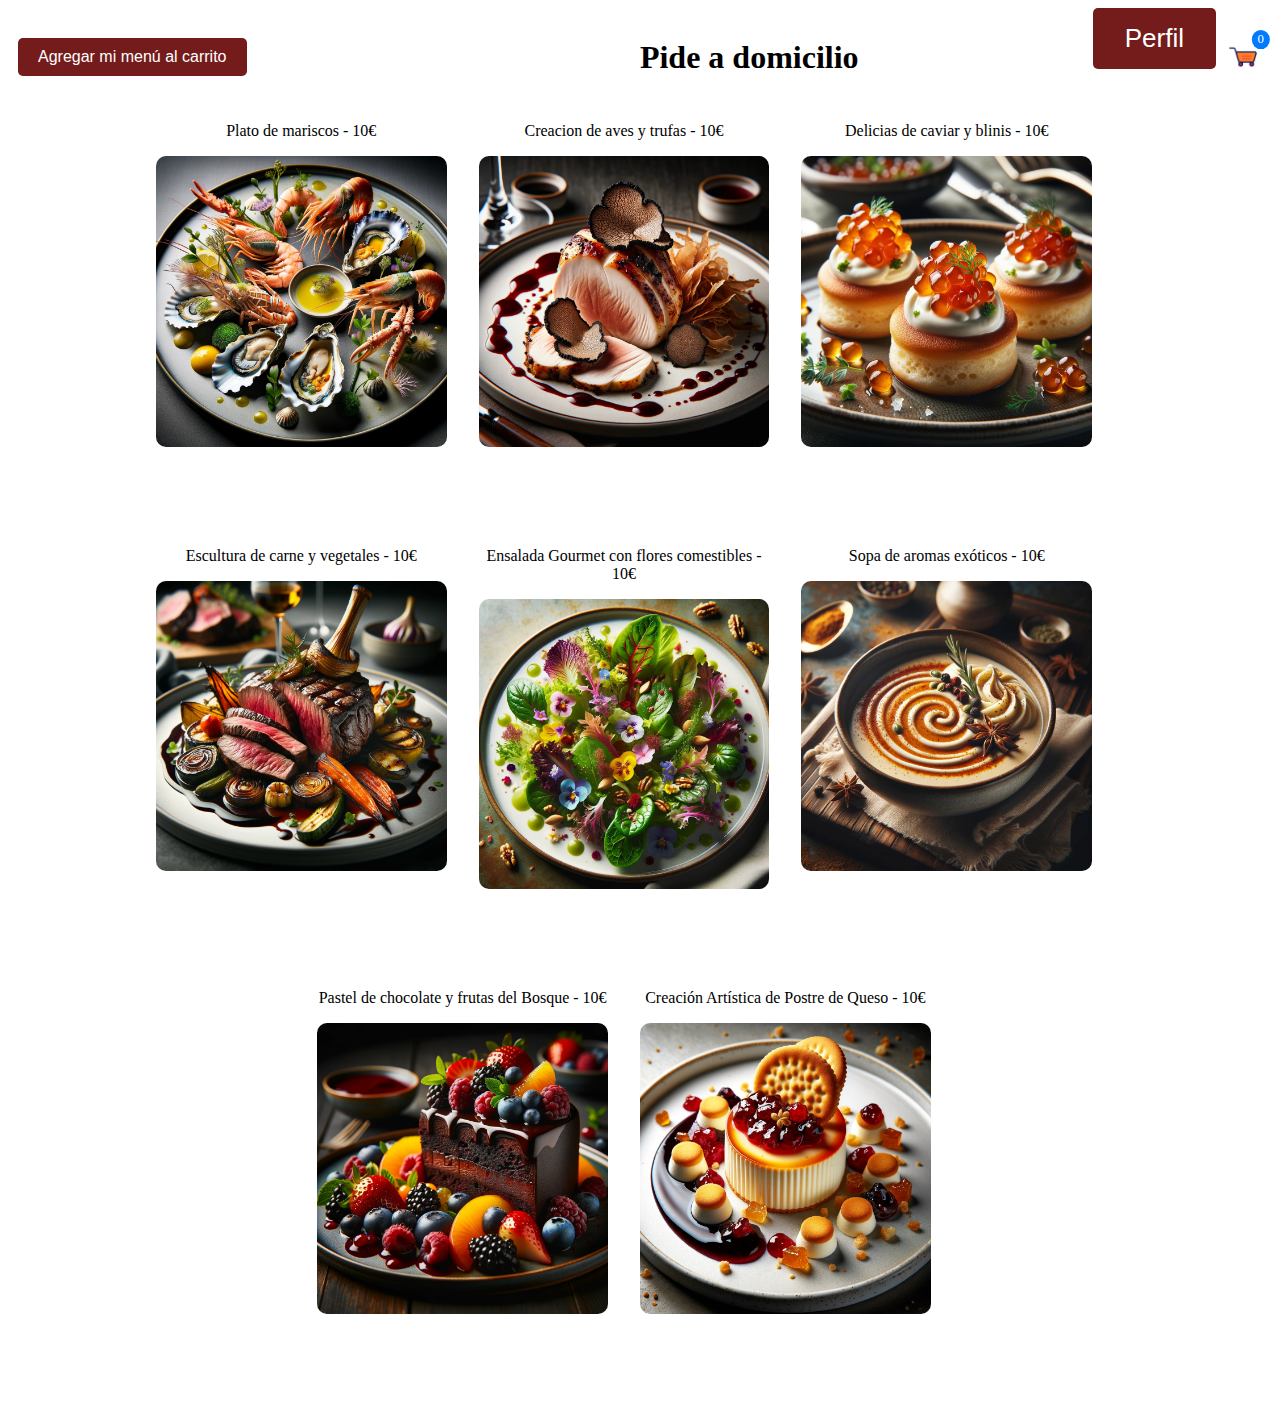
<file: src/menu.html>
<!DOCTYPE html>
<html lang="es">
<head>
    <meta charset="UTF-8">
    <meta name="viewport" content="width=device-width, initial-scale=1.0">
    <title>Delicias Muy Gourmet</title>
    <link rel="stylesheet" type="text/css" href="style/menu.css">
</head>
<body>


<div class="menu-cabecero">
    <button id="add-menu-to-cart">Agregar mi menú al carrito</button>
    <h1>Pide a domicilio</h1>
    <div class="cart-icon" id="cart-icon">
        <img src="images/carrito.png" alt="Icono de carrito de compras" width="30">
        <div class="cart-count" id="cart-count">0</div>
    </div>
    <div class="dropdown">
        <button class="dropbtn" id="profileButton">Perfil</button>
        <div id="dropdown-content" class="dropdown-content">
            <button id="loginButton">Login</button>
            <button id="registerButton">Registro</button>
            <div id="loginForm" class="dropdown-content-form">
              <form id="loginFormElement">
                  <label for="loginEmail">Correo electrónico:</label>
                  <input type="email" placeholder="Email" id="loginEmail" required>
                  <label for="loginPassword">Contraseña:</label>
                  <input type="password" placeholder="Contraseña" id="loginPassword" required>
                  <input type="submit" value="Iniciar Sesión">
              </form>
            </div>
            <div id="registerForm" class="dropdown-content-form">
                <form id="registrationForm">
                    <label for="firstName">Correo electrónico:</label>
                    <input type="text" placeholder="Nombre" id="firstName" required>
      
                    <label for="lastName">Correo electrónico:</label>
                    <input type="text" placeholder="Apellidos" id="lastName" required>
      
                    <label for="email-registro">Correo electrónico:</label>
                    <input type="email" placeholder="Email" id="email-registro" required>
      
                    <label for="password-registro">Correo electrónico:</label>
                    <input type="password" placeholder="Contraseña" id="password-registro" required>
      
                    <label for="confirmPassword-registro">Correo electrónico:</label>
                    <input type="password" placeholder="Confirmar Contraseña" id="confirmPassword-registro" required>
      
                    <input type="submit" value="Registrar">
                </form>
            </div>
            <div id="userDetails" class="user-details hidden">
              <span id="userName"></span>
              <span id="userPoints"></span>
              <button id="logoutButton">Cerrar Sesion</button>
              
            </div>
            <button id="historialPedidos">Historial de pedidos</button>
            <div id="historialDesplegable" class="hidden"></div>
        </div>
      </div>
</div>


<div class="menu-contenido">
    <div class="plato" onclick="mostrarIngredientes('mariscos')">
      <p>Plato de mariscos - 10€</p>
      <img src="images/Plato_de_Mariscos.png" alt="Nuestro plato de mariscos">
      <div id="ingredientes-mariscos" class="ingredientes oculto">
          <p>Ingredientes: Gambas, langostas, ostras, salsa de mariscos, limón, algas marinas, aceite de oliva virgen extra.</p>
          <p>Alérgenos: Mariscos (gambas, langostas, ostras), salsa de mariscos.</p>

          <div class="ingredientes-adicionales">
              <p>Añadir ingredientes:</p>
              <label><input type="checkbox" value="Ajo extra"> Ajo extra</label><br>
              <label><input type="checkbox" value="Perejil fresco"> Perejil fresco</label><br>
          </div>
          <button class="add-to-cart" data-plato="mariscos" data-name="Plato de mariscos" data-price="10">Añadir al carrito</button>
          <button class="add-to-menu" data-plato="mariscos" data-name="Plato de mariscos">Añadir a mi menú personalizado</button>      
        </div>
    </div>

    <div class="plato" onclick="mostrarIngredientes('aves')">
      <p>Creacion de aves y trufas - 10€</p>
      <img src="images/Creacion_de_Aves_y_Trufas.png" alt="Nuestro plato de creacion de aves y trufas">
      <div id="ingredientes-aves" class="ingredientes oculto">
          <p>Ingredientes: Pechuga de pato, láminas de trufa negra, salsa de vino tinto, puré de castañas, brotes de hierbas frescas.</p>
          <p>Alérgenos:  Posibles trazas en salsas y aderezos.</p>
  
          <div class="ingredientes-adicionales">
              <p>Añadir ingredientes:</p>
              <label><input type="checkbox" value="Champiñones"> Champiñones</label><br>
              <label><input type="checkbox" value="Cebolla caramelizada"> Cebolla caramelizada</label><br>
          </div>
          <button class="add-to-cart" data-plato="aves" data-name="Creacion de aves y trufas" data-price="10">Añadir al carrito</button>
          <button class="add-to-menu" data-plato="aves" data-name="Creacion de aves y trufas">Añadir a mi menú personalizado</button>
      </div>
    </div>
  
    <div class="plato" onclick="mostrarIngredientes('delicia')">
      <p>Delicias de caviar y blinis - 10€</p>
      <img src="images/Delicia_de_Caviar_y_Blinis.png" alt="Nuestro plato de delicias de caviar y blinis">
      <div id="ingredientes-delicia" class="ingredientes oculto">
          <p>Ingredientes: Blinis, caviar Beluga, crema agria, cebollino, eneldo, huevos de codorniz, aceite de trufa.</p>
          <p>Alérgenos: Blinis (trigo/gluten), huevos de codorniz, aceite de trufa (posibles trazas de frutos secos).</p>
  
          <div class="ingredientes-adicionales">
              <p>Añadir ingredientes:</p>
              <label><input type="checkbox" value="Salmón ahumado"> Salmón ahumado</label><br>
              <label><input type="checkbox" value="Crema de limón"> Crema de limón</label><br>
          </div>
          <button class="add-to-cart" data-plato="delicia" data-name="Delicias de caviar y blinis" data-price="10">Añadir al carrito</button>
          <button class="add-to-menu" data-plato="delicia" data-name="Delicias de caviar y blinis">Añadir a mi menú personalizado</button>
      </div>
    </div>
  
    <div class="plato" onclick="mostrarIngredientes('escultura')">
      <p>Escultura de carne y vegetales - 10€</p>
      <img src="images/Escultura_de_Carne_y_Vegetales.png" alt="Nuestro plato de escultura de carne y vegetales">
      <div id="ingredientes-escultura" class="ingredientes oculto">
          <p>Ingredientes: Filete de res, espárragos trigueros, zanahorias baby, puré de papa trufado, reducción de balsámico, aceite de hierbas.</p>
          <p>Alérgenos: Posibles trazas en salsas y aderezos.</p>
  
          <div class="ingredientes-adicionales">
              <p>Añadir ingredientes:</p>
              <label><input type="checkbox" value="Champiñones"> Champiñones</label><br>
              <label><input type="checkbox" value="Queso azul"> Queso azul</label><br>
          </div>
          <button class="add-to-cart" data-plato="escultura" data-name="Escultura de carne y vegetales" data-price="10">Añadir al carrito</button>
          <button class="add-to-menu" data-plato="escultura" data-name="Escultura de carne y vegetales">Añadir a mi menú personalizado</button>
      </div>
    </div>
  
    <div class="plato" onclick="mostrarIngredientes('ensalada')">
      <p>Ensalada Gourmet con flores comestibles - 10€</p>
      <img src="images/Ensalada_Gourmet_con_Flores_Comestibles.png" alt="Nuestra ensalada Gourmet con flores comestibles">
      <div id="ingredientes-ensalada" class="ingredientes oculto">
          <p>Ingredientes: Lechugas orgánicas, flores comestibles, vinagreta de frambuesa, nueces caramelizadas, queso feta, tomates cherry, aceitunas kalamata.</p>
          <p>Alérgenos: Nueces caramelizadas (frutos secos), queso feta (lácteos).</p>
  
          <div class="ingredientes-adicionales">
              <p>Añadir ingredientes:</p>
              <label><input type="checkbox" value="Aguacate"> Aguacate</label><br>
              <label><input type="checkbox" value="Pollo a la parrilla"> Pollo a la parrilla</label><br>
          </div>
          <button class="add-to-cart" data-plato="ensalada" data-name="Ensalada Gourmet con flores comestibles" data-price="10">Añadir al carrito</button>
          <button class="add-to-menu" data-plato="ensalada" data-name="Ensalada Gourmet con flores comestibles">Añadir a mi menú personalizado</button>
      </div>
    </div>
  
    <div class="plato" onclick="mostrarIngredientes('sopa')">
      <p>Sopa de aromas exóticos - 10€</p>
      <img src="images/Sopa_de_Aromas_Exoticos.png" alt="Nuestra sopa de aromas exóticos">
      <div id="ingredientes-sopa" class="ingredientes oculto">
          <p>Ingredientes: Caldo de coco, limoncillo, pollo, champiñones Shiitake, cilantro, leche de coco, guindillas, jengibre.</p>
          <p>Alérgenos: Posibles sensibilidades a ingredientes específicos.</p>
  
          <div class="ingredientes-adicionales">
              <p>Añadir ingredientes:</p>
              <label><input type="checkbox" value="Tofu"> Tofu</label><br>
              <label><input type="checkbox" value="Fideos de arroz"> Fideos de arroz</label><br>
          </div>
          <button class="add-to-cart" data-plato="sopa" data-name="Sopa de aromas exóticos" data-price="10">Añadir al carrito</button>
          <button class="add-to-menu" data-plato="sopa" data-name="Sopa de aromas exóticos">Añadir a mi menú personalizado</button>
      </div>
    </div>
  
    <div class="plato" onclick="mostrarIngredientes('pastel')">
      <p>Pastel de chocolate y frutas del Bosque - 10€</p>
      <img src="images/Pastel_de_Chocolate_y_Frutas_del_Bosque.png" alt="Nuestro pastel de chocolate y frutas del Bosque">
      <div id="ingredientes-pastel" class="ingredientes oculto">
          <p>Ingredientes: Bizcocho de chocolate, mousse de chocolate negro, frutas del bosque, sirope de frambuesa, hojas de menta, virutas de chocolate blanco.</p>
          <p>Alérgenos: Bizcocho de chocolate (trigo/gluten, huevo), mousse de chocolate negro (lácteos, posibles frutos secos), virutas de chocolate blanco (lácteos).</p>
  
          <div class="ingredientes-adicionales">
              <p>Añadir ingredientes:</p>
              <label><input type="checkbox" value="Nueces"> Nueces</label><br>
              <label><input type="checkbox" value="Crema batida extra"> Crema batida extra</label><br>
          </div>
          <button class="add-to-cart" data-plato="pastel" data-name="Pastel de chocolate y frutas del Bosque" data-price="10">Añadir al carrito</button>
          <button class="add-to-menu" data-plato="pastel" data-name="Pastel de chocolate y frutas del Bosque">Añadir a mi menú personalizado</button>
      </div>
    </div>
  
    <div class="plato" onclick="mostrarIngredientes('postre-queso')">
      <p>Creación Artística de Postre de Queso - 10€</p>
      <img src="images/Creacion_Artistica_de_Postre_de_Queso.png" alt="Nuestra creación Artística de Postre de Queso">
      <div id="ingredientes-postre-queso" class="ingredientes oculto">
          <p>Ingredientes: Queso mascarpone, base de galleta, compota de frutas rojas, gelatina de champagne, frutas frescas, crujiente de caramelo, hojas de menta fresca.</p>
          <p>Alérgenos: Queso mascarpone (lácteos), base de galleta (trigo/gluten, posibles frutos secos).</p>

          <div class="ingredientes-adicionales">
              <p>Añadir ingredientes:</p>
              <label><input type="checkbox" value="Virutas de chocolate"> Virutas de chocolate</label><br>
              <label><input type="checkbox" value="Sirope de arce"> Sirope de arce</label><br>
          </div>
          <button class="add-to-cart" data-plato="postre-queso" data-name="Creación Artística de Postre de Queso" data-price="10">Añadir al carrito</button>
          <button class="add-to-menu" data-plato="postre-queso" data-name="Creación Artística de Postre de Queso">Añadir a mi menú personalizado</button>
      </div>
    </div>
</div>

<script src="script/menu.js"></script>
<script src="script/ingredientes.js"></script>
<script src="script/registro.js"></script>

</body>
</html>
</file>
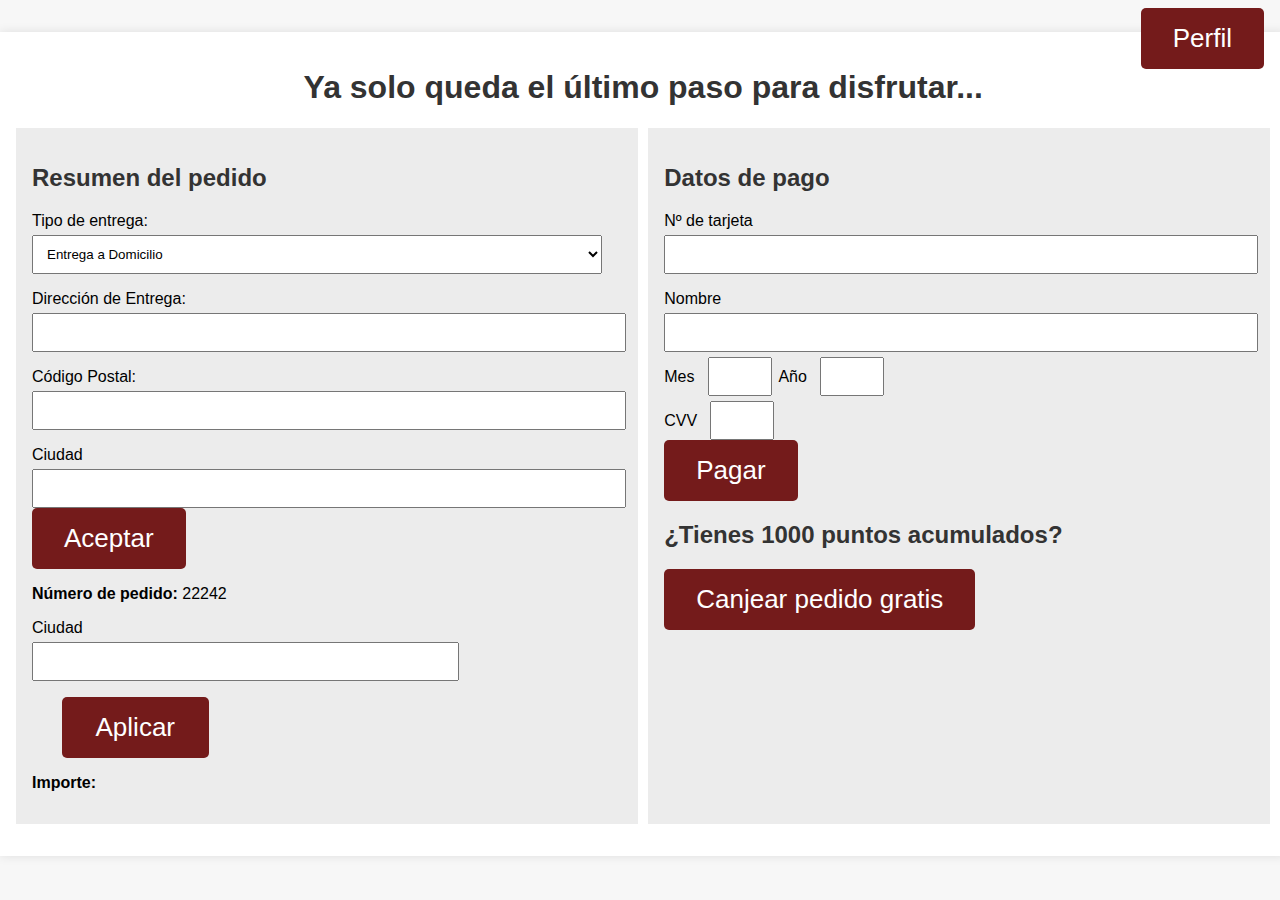
<file: src/pago.html>
<!DOCTYPE html>
<html lang="es">
<head>
<meta charset="UTF-8">
<meta name="viewport" content="width=device-width, initial-scale=1.0">
<title>Pago del Pedido</title>
<link rel="stylesheet" type="text/css" href="style/pago.css">
<script src="script/pago.js"></script>
<script src="script/registro.js"></script>
</head>
<body>

<div class="contenedor-pago">
    <h1>Ya solo queda el último paso para disfrutar...</h1>

    <div class="dropdown">
        <button class="dropbtn" id="profileButton">Perfil</button>
        <div id="dropdown-content" class="dropdown-content">
            <button id="loginButton">Login</button>
            <button id="registerButton">Registro</button>
            <div id="loginForm" class="dropdown-content-form">
              <form id="loginFormElement">
                  <label for="loginEmail">Correo electrónico:</label>
                  <input type="email" placeholder="Email" id="loginEmail" required>
                  <label for="loginPassword">Contraseña:</label>
                  <input type="password" placeholder="Contraseña" id="loginPassword" required>
                  <input type="submit" value="Iniciar Sesión">
              </form>
            </div>
            <div id="registerForm" class="dropdown-content-form">
                <form id="registrationForm">
                    <label for="firstName">Correo electrónico:</label>
                    <input type="text" placeholder="Nombre" id="firstName" required>
      
                    <label for="lastName">Correo electrónico:</label>
                    <input type="text" placeholder="Apellidos" id="lastName" required>
      
                    <label for="email-registro">Correo electrónico:</label>
                    <input type="email" placeholder="Email" id="email-registro" required>
      
                    <label for="password-registro">Correo electrónico:</label>
                    <input type="password" placeholder="Contraseña" id="password-registro" required>
      
                    <label for="confirmPassword-registro">Correo electrónico:</label>
                    <input type="password" placeholder="Confirmar Contraseña" id="confirmPassword-registro" required>
      
                    <input type="submit" value="Registrar">
                </form>
            </div>
            <div id="userDetails" class="user-details hidden">
              <span id="userName"></span>
              <span id="userPoints"></span>
              <button id="logoutButton">Cerrar Sesion</button>
              
            </div>
            <button id="historialPedidos">Historial de pedidos</button>
            <div id="historialDesplegable" class="hidden"></div>
        </div>
      </div>
    
    <div class="fila">
        <div class="columna resumen-pedido">
            <h2>Resumen del pedido</h2>
        
            <label for="tipo-entrega">Tipo de entrega:</label>
            <select id="tipo-entrega" onchange="cambiarTipoEntrega()">
                <option value="domicilio">Entrega a Domicilio</option>
                <option value="restaurante">Recogida en Restaurante</option>
            </select>
        
            <div id="opciones-restaurante" style="display:none;">
                <label for="seleccion-restaurante">Restaurante:</label>
                <select id="seleccion-restaurante">
                    <option value="Las Rozas">Las Rozas</option>
                    <option value="Las Matas">Las Matas</option>
                </select>
            </div>
        
            <div id="direccion-domicilio" style="display:none;">
                <label for="direccion-entrega">Dirección de Entrega:</label>
                <input type="text" id="direccion-entrega">
                <label for="cp-entrega">Código Postal:</label>
                <input type="text" id="cp-entrega">
                <label for="ciudad-entrega">Ciudad</label>
                <input type="text" id="ciudad-entrega">
            </div>

            <button id="boton-aceptar">Aceptar</button>
            <p id="tiempo-estimado" style="display: none;"><strong>Tiempo Estimado de Entrega:</strong> <span></span></p>
        
            <p><strong>Número de pedido:</strong> <span id="numero-pedido"></span></p>
            <label for="codigo-descuento">Ciudad</label> <input type="text" id="codigo-descuento"></p>
            <button id="aplicar-descuento">Aplicar</button>
            <p><strong>Importe:</strong> <span id="importe-total"></span></p>
        </div>
        
        
        <div class="columna detalles-pago">
            <h2>Datos de pago</h2>
            <form id="formulario-pago">
                <label for="numero-tarjeta">Nº de tarjeta</label>
                <input type="text" id="numero-tarjeta" required>
                
                <label for="nombre-tarjeta">Nombre</label>
                <input type="text" id="nombre-tarjeta" required>

                <div class="fecha-validez">
                    <label for="validez-tarjeta-mes">Mes</label>
                    <input type="text" id="validez-tarjeta-mes" required>
                    <label for="validez-tarjeta-año">Año</label>
                    <input type="text" id="validez-tarjeta-año" required>
                </div>
                
                <div class="cvv">
                    <label for="cvv-tarjeta">CVV</label>
                    <input type="text" id="cvv-tarjeta" required>
                </div>
                <button type="submit">Pagar</button>
            </form>
            <h2>¿Tienes 1000 puntos acumulados?</h2>
            <button id="canjearPedidoGratis" > Canjear pedido gratis</button>
        </div>
    </div>
</div>

</body>
</html>
</file>
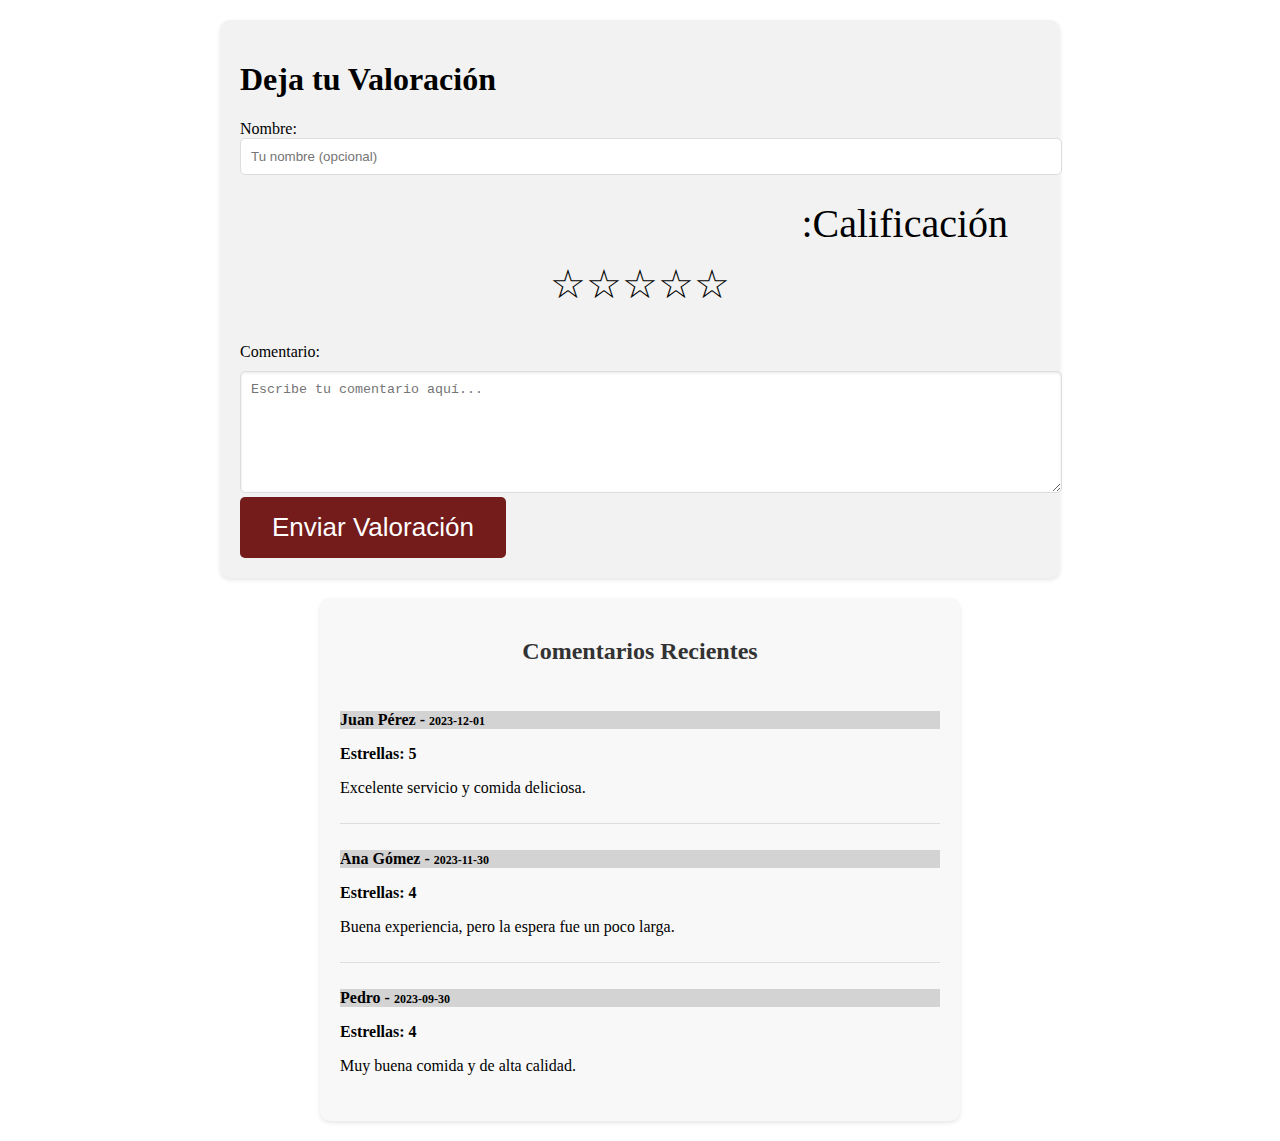
<file: src/valoraciones.html>
<!DOCTYPE html>
<html lang="es">
<head>
    <meta charset="UTF-8">
    <title>Sistema de Valoraciones y Comentarios</title>
    <link rel="stylesheet" href="style/valoraciones.css">
</head>
<body>

<div class="contenedor-valoraciones">
    <h1>Deja tu Valoración</h1>
    <form id="formulario-valoracion">
        <div class="campo-nombre">
            <label for="nombre">Nombre:</label>
            <input type="text" id="nombre" name="nombre" placeholder="Tu nombre (opcional)">
        </div>        
        <fieldset class="estrellas-valoracion">
            <legend>Calificación:</legend>
            <input type="radio" name="estrellas" id="estrella1" value="1">
            <label for="estrella1" class="estrella">☆</label>
            <input type="radio" name="estrellas" id="estrella2" value="2">
            <label for="estrella2" class="estrella">☆</label>
            <input type="radio" name="estrellas" id="estrella3" value="3">
            <label for="estrella3" class="estrella">☆</label>
            <input type="radio" name="estrellas" id="estrella4" value="4">
            <label for="estrella4" class="estrella">☆</label>
            <input type="radio" name="estrellas" id="estrella5" value="5">
            <label for="estrella5" class="estrella">☆</label>
        </fieldset>
             
        <div class="campo-comentario">
            <label for="comentario">Comentario:</label>
            <textarea id="comentario" name="comentario" placeholder="Escribe tu comentario aquí..." required></textarea>
        </div>
        <button type="submit">Enviar Valoración</button>
    </form>
</div>

<div class="contenedor-comentarios">
    <h2>Comentarios Recientes</h2>
    <!-- Aquí se mostrarán los comentarios cargados desde el frontend -->
</div>

<script src="script/valoraciones.js"></script>

</body>
</html>
</file>
<file: src/style/menu.css>
.menu {
    padding-left: 6%;
  }

.menu-cabecero {
  display: flex;
  justify-content: center; /* Centra los elementos horizontalmente */
  align-items: center; /* Alinea los elementos verticalmente en el centro */
  padding: 10px; /* Espacio interno dentro del cabecero */
  width: 100%; /* Asegura que el cabecero ocupe toda la anchura */
}

.menu-cabecero h1 {
  margin: 0 auto; /* Auto-márgenes para centrar el título */
  text-align: center; /* Centra el texto del título */
}

#add-menu-to-cart {
  background-color: #0056b3; /* Color verde para el botón */
  color: white;
  padding: 10px 20px; /* Ajusta el relleno para cambiar el tamaño */
  margin: 20px 0; /* Margen para separarlo de otros elementos */
  border: none;
  cursor: pointer;
  width: auto; /* Puedes cambiar esto a un valor fijo si lo prefieres */
  border-radius: 5px; /* Bordes redondeados */
  font-size: 1em; /* Tamaño del texto en el botón */
  display: inline-block; /* Hace que el botón se ajuste al contenido */
  text-align: center; /* Asegura que el texto esté centrado */
}

#add-menu-to-cart:hover {
  background-color: #050520; /* Color más oscuro al pasar el ratón */
}

.cart-icon {
  right: 1.5em;
  position: relative; /* Establece una posición relativa para el contenedor del carrito */
  display: flex;
  justify-content: center; /* Centra el contenido del carrito horizontalmente */
  align-items: center; /* Alinea el contenido del carrito verticalmente */
}

.cart-count {
  background-color: #007bff;
  color: white;
  border-radius: 50%; /* Hace que el contador sea circular */
  padding: 2px 6px;
  font-size: 0.8em;
  position: absolute; /* Posiciona el contador de manera absoluta en relación con su contenedor relativo */
  top: -10px;
  right: -10px;
  transform: translate(10%, -10%); /* Ajusta la posición del contador para que se sitúe correctamente encima del ícono */
}
.menu-contenido { 
  display: flex; 
  flex-wrap: wrap; 
  justify-content: center; 
}
.plato { 
  width: 23%;
  text-align: center; 
  margin-right: 2em;
  margin-bottom: 5em;
}
.plato img { 
  width: 100%; 
  height: auto; 
  border-radius: 10px; 
}

.cart-dropdown {
  display: none;
  position: absolute;
  top: 3em; /* Posición debajo del icono del carrito */
  right: 0;
  background-color: lightgray;
  min-width: 160px;
  box-shadow: 0px 8px 16px 0px rgba(0,0,0,0.2);
  padding: 12px 16px;
  z-index: 1;
  border: 1px solid #000;
}

.cart-dropdown p {
  margin: 0;
  padding: 5px 0;
}

.cart-dropdown h3 {
  margin-top: 0;
}

.remove-item {
  background-color: red;
  color: white;
  border: none;
  cursor: pointer;
}

.remove-item:hover {
  background-color: darkred;
}

#checkout-button {
  background-color: #4CAF50; /* Color verde */
  color: white;
  padding: 10px 20px;
  margin: 10px 0;
  border: none;
  cursor: pointer;
  width: 100%;
}

#checkout-button:hover {
  background-color: #45a049;
}

.ingredientes.oculto {
display: none;
}

.ingredientes {
display: block;
position: absolute;
background: white;
border: 1px solid #000;
padding: 10px;
width: 19%;
z-index: 100;
}

.add-to-menu {
background-color: #007bff; /* Un color distintivo para estos botones */
color: white;
padding: 5px 10px;
margin-top: 5px;
border: none;
cursor: pointer;
border-radius: 4px;
font-size: 0.9em;
}

.add-to-menu:hover {
background-color: #0056b3; /* Color al pasar el ratón */
}

/* Estilo para el botón de "Agregar mi menú al carrito" */
#add-menu-to-cart {
  background-color: #741b1b; /* Color verde para el botón */
  color: white;
  padding: 10px 20px; /* Ajusta el relleno para cambiar el tamaño */
  margin: 20px 0; /* Margen para separarlo de otros elementos */
  border: none;
  cursor: pointer;
  width: auto; /* Puedes cambiar esto a un valor fijo si lo prefieres */
  border-radius: 5px; /* Bordes redondeados */
  font-size: 1em; /* Tamaño del texto en el botón */
  display: inline-block; /* Hace que el botón se ajuste al contenido */
  text-align: center; /* Asegura que el texto esté centrado */
}

#add-menu-to-cart:hover {
  background-color: #050520; /* Color más oscuro al pasar el ratón */
}


/*------------------------------------------*/

.dropdown {
position: absolute;
top: 0.5em;
right: 4em;
}


.dropbtn {
  background-color: #741b1b; /* Color de fondo */
  color: white;              /* Color del texto */
  padding: 15px 32px;        /* Espaciado interno */
  text-align: center;
  text-decoration: none;
  display: inline-block;
  font-size: 26px;
  border: none;
  border-radius: 5px;
  cursor: pointer;
  transition: background-color 0.3s ease;
}

.dropbtn:hover{
  background-color: #9b1818; /* Color al pasar el mouse */
  transform: scale(1.1);
}

.dropdown-content {
display: none;
position: absolute;
background-color: lightgray;
min-width: 12em;
}

.dropdown-content button{
background-color: #741b1b;
color: white;
padding: 1em 1.5em;
margin: 1em;
text-decoration: none;
display: block;
border: none;
text-align: left;
width: 85%;
}

.dropdown-content button:hover{
  background-color: #9b1818; /* Color al pasar el mouse */
  transform: scale(1.1);
  }



.dropdown:hover .dropdown-content {
display: block;
right: 10px;
}

.dropdown-content-form {
display: none;
flex-direction: column;
padding: 10px;
}

.dropdown-content-form input {
margin-bottom: 10px;
padding: 5px;
}

.dropdown-content-form.show {
display: block;
}

.user-details {
padding: 0 15px; /* Espaciado interno */
border-radius: 8px; /* Bordes redondeados */
box-shadow: 0 2px 4px rgba(0, 0, 0, 0.1); /* Sombra ligera */
margin-top: 20px; /* Espacio arriba */
display: flex; /* Alineación horizontal */
flex-direction: column;
align-items: left; /* Alineación vertical */
justify-content: space-between; /* Distribución del espacio */
width: 10vw; /* Ancho máximo */
}

.user-details span {
text-align: left;
margin-right: 10px;
padding-top: 0.5em; /* Espacio entre texto y botón */
font-size: 16px; /* Tamaño del texto */
}

#logoutButton {
text-align: center;
border: none; /* Sin borde */
padding: 8px 15px; /* Espaciado interno */
border-radius: 5px; /* Bordes redondeados */
cursor: pointer; /* Cursor en forma de mano */
}

#logoutButton:hover {
background-color: #4CAF50; /* Color al pasar el ratón */
}

.hidden {
display: none;
}

/*----------------------------------------*/

@media only screen and (max-width: 768px) {
.menu-contenido{
  padding-left: 5%;
  display: flex;
  flex-wrap: wrap;
  justify-content: center;
}

.user-details{
  width: 90%;
}

.plato{
  display: flex;
  flex-direction: column;
  align-items: center;
  justify-content: center;
  width: 100%;
}

.plato img{
  padding-bottom: 2%;
}

}
</file>
<file: src/style/pago.css>
body {
    font-family: Arial, sans-serif;
    margin: 0;
    padding: 0;
    background: #f7f7f7;
}

.contenedor-pago {
    width: 98%;
    margin: 2em auto;
    padding: 1em;
    background: #fff;
    box-shadow: 0 0 10px rgba(0, 0, 0, 0.1);
}

h1 {
    color: #333;
    text-align: center;
}

.fila {
    display: flex;
    justify-content: space-between;
    margin-bottom: 1em;
}

.columna {
    flex: 1;
    margin-right: 10px;
}

.columna:last-child {
    margin-right: 0;
}

.columa-detalles-pago{
    width: 45%;
}

.resumen-pedido,
.detalles-pago {
    padding: 1em;
    background: #ececec;
}

.resumen-pedido h2,
.detalles-pago h2 {
    color: #333;
}

label {
    display: block;
    margin-top: 1em;
}

input[type="text"],
select {
    width: calc(100% - 20px);
    padding: 10px;
    margin-top: 5px;
}

.fecha-validez, .cvv{
  display: flex;
  flex-direction: row;
}
.fecha-validez input{
  max-width: 3em;
  margin-left: 1em;
  margin-right: 0.5em;
}

.cvv input{
  max-width: 3em;
  margin-left: 1em;
  margin-right: 0.5em;
}

button {
  background-color: #741b1b; /* Color de fondo */
  color: white;              /* Color del texto */
  padding: 15px 32px;        /* Espaciado interno */
  text-align: center;
  text-decoration: none;
  display: inline-block;
  font-size: 26px;
  border: none;
  border-radius: 5px;
  cursor: pointer;
  transition: background-color 0.3s ease;
}

button:hover {
  background-color: #741b1b; /* Color de fondo */
  color: white;              /* Color del texto */
  padding: 15px 32px;        /* Espaciado interno */
  text-align: center;
  text-decoration: none;
  display: inline-block;
  font-size: 26px;
  border: none;
  border-radius: 5px;
  cursor: pointer;
  transition: background-color 0.3s ease;
}

#codigo-descuento {
    display: inline-block;
    width: calc(70% - 10px);
}

#aplicar-descuento {
    display: inline-block;
    width: 25%;
    margin-left: 5%;
    vertical-align: top; /* Alinea el botón con el campo de entrada */
}

/*-------------------------------------------------------*/

.dropdown {
    position: absolute;
    top: 0.5em;
    right: 1em;
  }
  
  
  .dropbtn {
    background-color: #741b1b; /* Color de fondo */
    color: white;              /* Color del texto */
    padding: 15px 32px;        /* Espaciado interno */
    text-align: center;
    text-decoration: none;
    display: inline-block;
    font-size: 26px;
    border: none;
    border-radius: 5px;
    cursor: pointer;
    transition: background-color 0.3s ease;
  }
  
  .dropdown-content {
    display: none;
    position: absolute;
    background-color: lightgray;
    min-width: 12em;
  }
  
  .dropdown-content button{
    background-color: #4CAF50;
    color: white;
    padding: 1em 1.5em;
    margin: 1em;
    text-decoration: none;
    display: block;
    border: none;
    text-align: left;
    width: 85%;
  }
  
  
  
  .dropdown:hover .dropdown-content {
    display: block;
    right: 10px;
  }
  
  .dropdown-content-form {
    display: none;
    flex-direction: column;
    padding: 10px;
  }
  
  .dropdown-content-form input {
    margin-bottom: 10px;
    padding: 5px;
  }
  
  .dropdown-content-form.show {
    display: block;
  }
  
  .user-details {
    padding: 0 15px; /* Espaciado interno */
    border-radius: 8px; /* Bordes redondeados */
    box-shadow: 0 2px 4px rgba(0, 0, 0, 0.1); /* Sombra ligera */
    margin-top: 20px; /* Espacio arriba */
    display: flex; /* Alineación horizontal */
    flex-direction: column;
    align-items: left; /* Alineación vertical */
    justify-content: space-between; /* Distribución del espacio */
    width: 10vw; /* Ancho máximo */
  }
  
  .user-details span {
    text-align: left;
    margin-right: 10px;
    padding-top: 0.5em; /* Espacio entre texto y botón */
    font-size: 16px; /* Tamaño del texto */
  }
  
  #logoutButton {
    text-align: center;
    border: none; /* Sin borde */
    padding: 8px 15px; /* Espaciado interno */
    border-radius: 5px; /* Bordes redondeados */
    cursor: pointer; /* Cursor en forma de mano */
  }
  
  #logoutButton:hover {
    background-color: #4CAF50; /* Color al pasar el ratón */
  }
  
  .hidden {
    display: none;
  }


@media only screen and (max-width: 768px) {

    .dropdown-content {
        display: none;
        position: absolute;
        background-color: lightgray;
        width: 100%;
      }

    .contenedor-pago {
        width: 90%;
        margin: 2em auto;
        background: #fff;
        box-shadow: 0 0 10px rgba(0, 0, 0, 0.1);
      }
    .fila {
        flex-direction: column;

    }

    .user-details{
        width: 90%;
      }

    #aplicar-descuento {
        display: inline-block;
        width: 25%;
        margin-left: 0%;
        vertical-align: top;
      }
  
  }
</file>
<file: src/style/valoraciones.css>
.contenedor-valoraciones {
background-color: #f2f2f2;
padding: 20px;
margin: 20px auto;
border-radius: 10px;
box-shadow: 0 2px 4px rgba(0, 0, 0, 0.1);
width: 90%; /* Aumento del ancho */
max-width: 800px; /* Tamaño máximo más grande */
}

.campo-nombre input {
width: 100%;
padding: 10px;
margin-bottom: 15px;
border-radius: 5px;
border: 1px solid #ddd;
}

.estrellas-valoracion {
    position: relative;
    display: flex;
    justify-content: center;
    margin: 10px 0;
    font-size: 40px; /* Tamaño de estrella más grande */
    border: none;
}

.leyenda {
    position: absolute; /* Posicionamiento absoluto para el legend */
    top: -10px; /* Ajusta según sea necesario */
    left: 0; /* Alinea a la izquierda */
    background: white; /* Color de fondo para el texto */
    padding: 0 5px; /* Relleno para evitar que el texto toque los bordes */
}


.estrella {
    color: #000;
    cursor: pointer;
    transition: color 0.3s ease;
}

.estrellas-valoracion input[type="radio"] {
    display: none;
}

.estrellas-valoracion label:hover,
.estrellas-valoracion label:hover ~ label,
.estrellas-valoracion input[type="radio"]:checked ~ label {
    color: #ffc107;
}

/* Invertimos el orden de las estrellas en el CSS para que el llenado sea de izquierda a derecha */
.estrellas-valoracion {
    direction: rtl;
}

.estrellas-valoracion label {
    direction: ltr;
}

.campo-comentario textarea {
width: 100%;
padding: 10px;
margin-top: 10px;
border-radius: 5px;
border: 1px solid #ddd;
min-height: 100px;
box-shadow: inset 0 1px 3px rgba(0, 0, 0, 0.1);
resize: vertical;
}

.contenedor-valoraciones button {
    background-color: #741b1b; /* Color de fondo */
    color: white;              /* Color del texto */
    padding: 15px 32px;        /* Espaciado interno */
    text-align: center;
    text-decoration: none;
    display: inline-block;
    font-size: 26px;
    border: none;
    border-radius: 5px;
    cursor: pointer;
    transition: background-color 0.3s ease;
}

.contenedor-valoraciones button:hover {
    background-color: #9b1818; /* Color al pasar el mouse */
    transform: scale(1.1);
}

.contenedor-comentarios {
background-color: #f8f8f8;
padding: 20px;
margin: 20px auto;
border-radius: 10px;
box-shadow: 0 2px 4px rgba(0, 0, 0, 0.1);
width: 80%;
max-width: 600px;
}

.contenedor-comentarios h2 {
text-align: center;
color: #333;
}

.comentario-individual {
border-bottom: 1px solid #ddd;
padding: 10px 0;
}

.comentario-individual:last-child {
border-bottom: none;
}

.comentario-autor {
background-color: lightgray;
font-weight: bold;
color: black;
}

.comentario-fecha {
font-size: 12px;
color: black;
}

.comentario-texto {
margin-top: 5px;
color: black;
}

.contenedor-comentarios:empty::before {
content: "No hay comentarios aún. ¡Sé el primero en dejar uno!";
display: block;
text-align: center;
padding: 20px;
}

@media (max-width: 768px) {
.contenedor-valoraciones, .contenedor-comentarios {
    width: 90%;
    margin: 10px auto;
}
}
</file>
